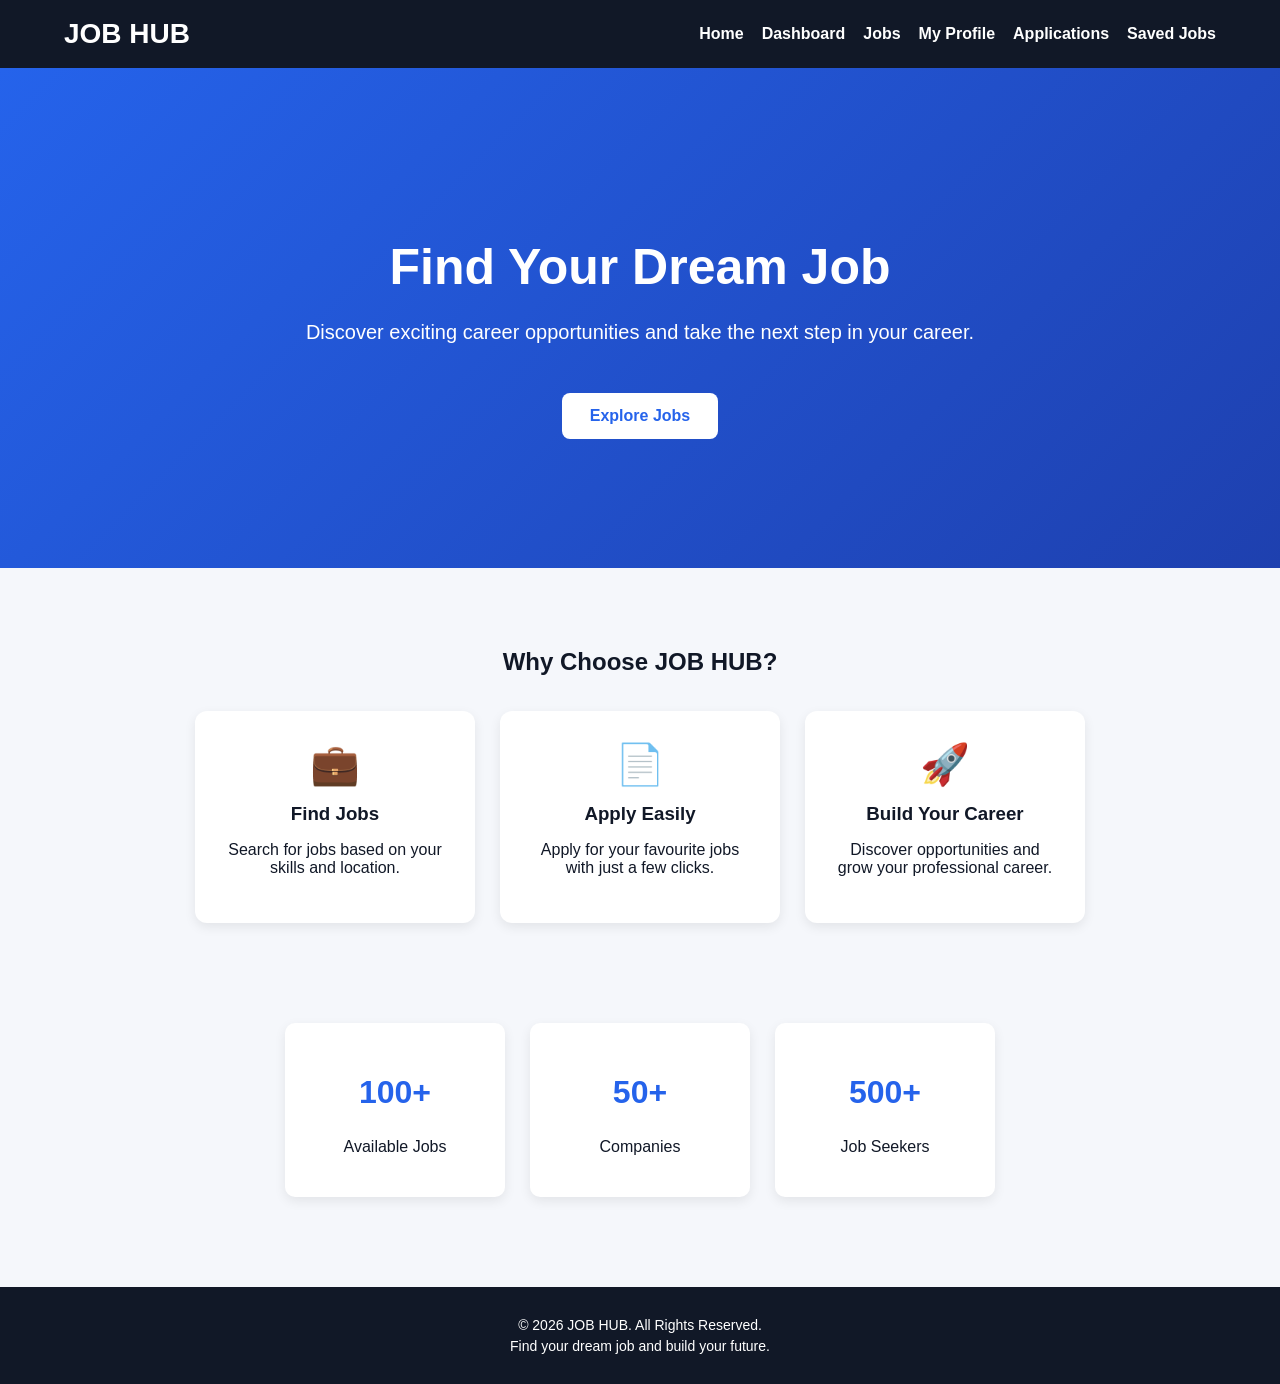
<file: index.html>
<!DOCTYPE html>
<html lang="en">

<head>

    <meta charset="UTF-8">

    <meta name="viewport"
          content="width=device-width, initial-scale=1.0">

    <title>JOB HUB - Find Your Dream Job</title>

    <link rel="stylesheet"
          href="style.css">

</head>

<body>

    <!-- Header -->

    <header>

        <h1>JOB HUB</h1>

        <nav>

            <a href="index.html">Home</a>
            <a href="dashboard.html">Dashboard</a>
            <a href="jobs.html">Jobs</a>
            <a href="profile.html">My Profile</a>
            <a href="applications.html">Applications</a>
            <a href="saved-jobs.html">Saved Jobs</a>

        </nav>

    </header>


    <!-- Hero -->

    <section class="hero">

        <div class="hero-content">

            <h2>Find Your Dream Job</h2>

            <p>
                Discover exciting career opportunities
                and take the next step in your career.
            </p>

            <a href="jobs.html"
               class="hero-button">
                Explore Jobs
            </a>

        </div>

    </section>


    <!-- Features -->

    <section class="features">

        <h2>Why Choose JOB HUB?</h2>

        <div class="feature-container">

            <div class="feature-card">

                <div class="feature-icon">
                    💼
                </div>

                <h3>Find Jobs</h3>

                <p>
                    Search for jobs based on your
                    skills and location.
                </p>

            </div>


            <div class="feature-card">

                <div class="feature-icon">
                    📄
                </div>

                <h3>Apply Easily</h3>

                <p>
                    Apply for your favourite jobs
                    with just a few clicks.
                </p>

            </div>


            <div class="feature-card">

                <div class="feature-icon">
                    🚀
                </div>

                <h3>Build Your Career</h3>

                <p>
                    Discover opportunities and
                    grow your professional career.
                </p>

            </div>

        </div>

    </section>


    <!-- Statistics -->

    <section class="stats">

        <div class="stat-card">

            <h2>100+</h2>

            <p>Available Jobs</p>

        </div>


        <div class="stat-card">

            <h2>50+</h2>

            <p>Companies</p>

        </div>


        <div class="stat-card">

            <h2>500+</h2>

            <p>Job Seekers</p>

        </div>

    </section>


    <!-- Footer -->

    <footer>

        <p>
            © 2026 JOB HUB. All Rights Reserved.
        </p>

        <p>
            Find your dream job and build your future.
        </p>

    </footer>


    <script src="script.js"></script>

</body>

</html>
</file>
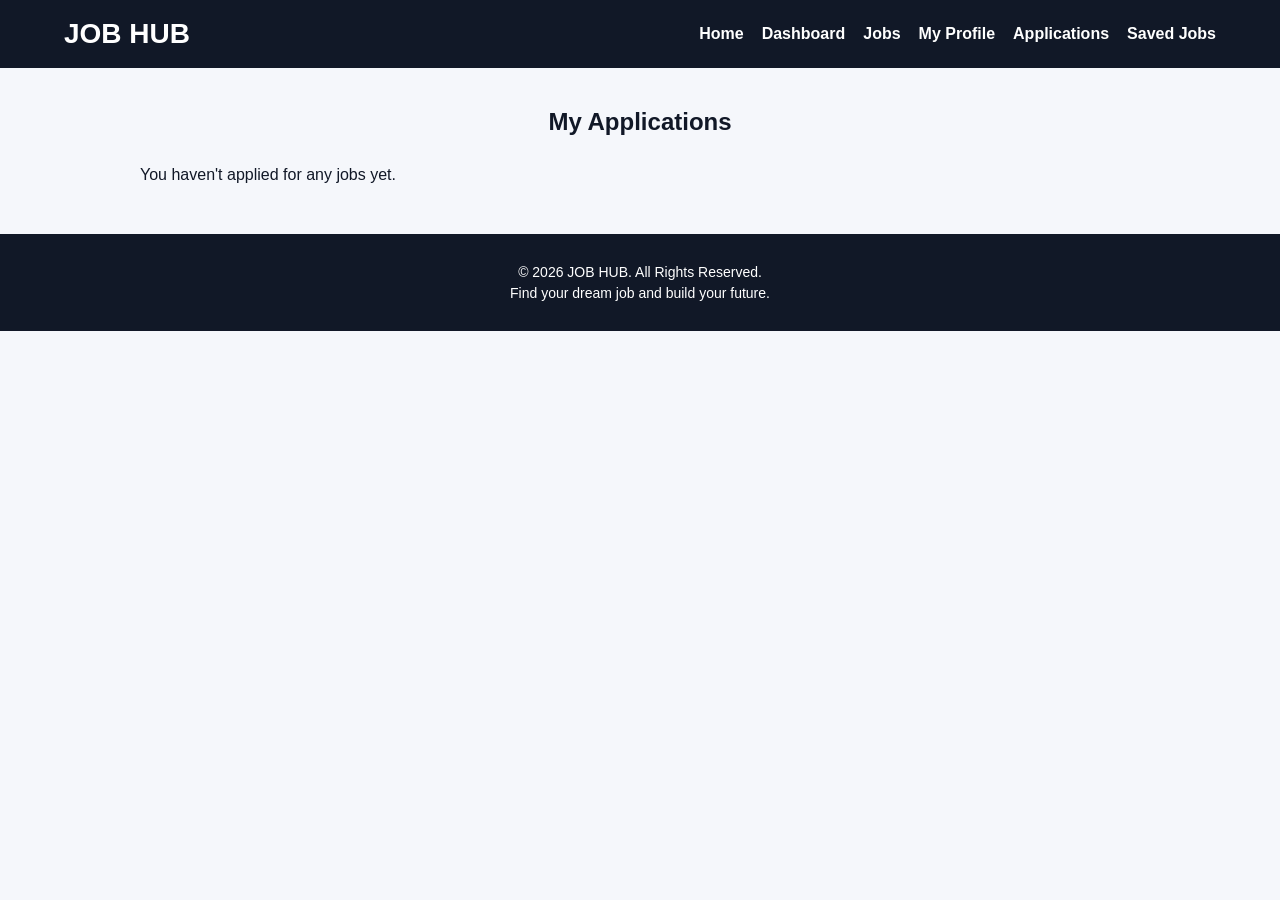
<file: applications.html>
<!DOCTYPE html>
<html lang="en">

<head>

    <meta charset="UTF-8">

    <meta name="viewport"
          content="width=device-width, initial-scale=1.0">

    <title>JOB HUB - Applications</title>

    <link rel="stylesheet"
          href="style.css">

</head>

<body>

    <!-- Header -->

    <header>

        <h1>JOB HUB</h1>

        <nav>

            <a href="index.html">Home</a>
            <a href="dashboard.html">Dashboard</a>
            <a href="jobs.html">Jobs</a>
            <a href="profile.html">My Profile</a>
            <a href="applications.html">Applications</a>
            <a href="saved-jobs.html">Saved Jobs</a>

        </nav>

    </header>


    <!-- Applications -->

    <main>

        <section class="applications-section">

            <h2>My Applications</h2>

            <div id="applicationsList">

                <!-- Applications appear here -->

            </div>

        </section>

    </main>


    <!-- Footer -->

    <footer>

        <p>
            © 2026 JOB HUB. All Rights Reserved.
        </p>

        <p>
            Find your dream job and build your future.
        </p>

    </footer>


    <script src="script.js"></script>

</body>

</html>
</file>
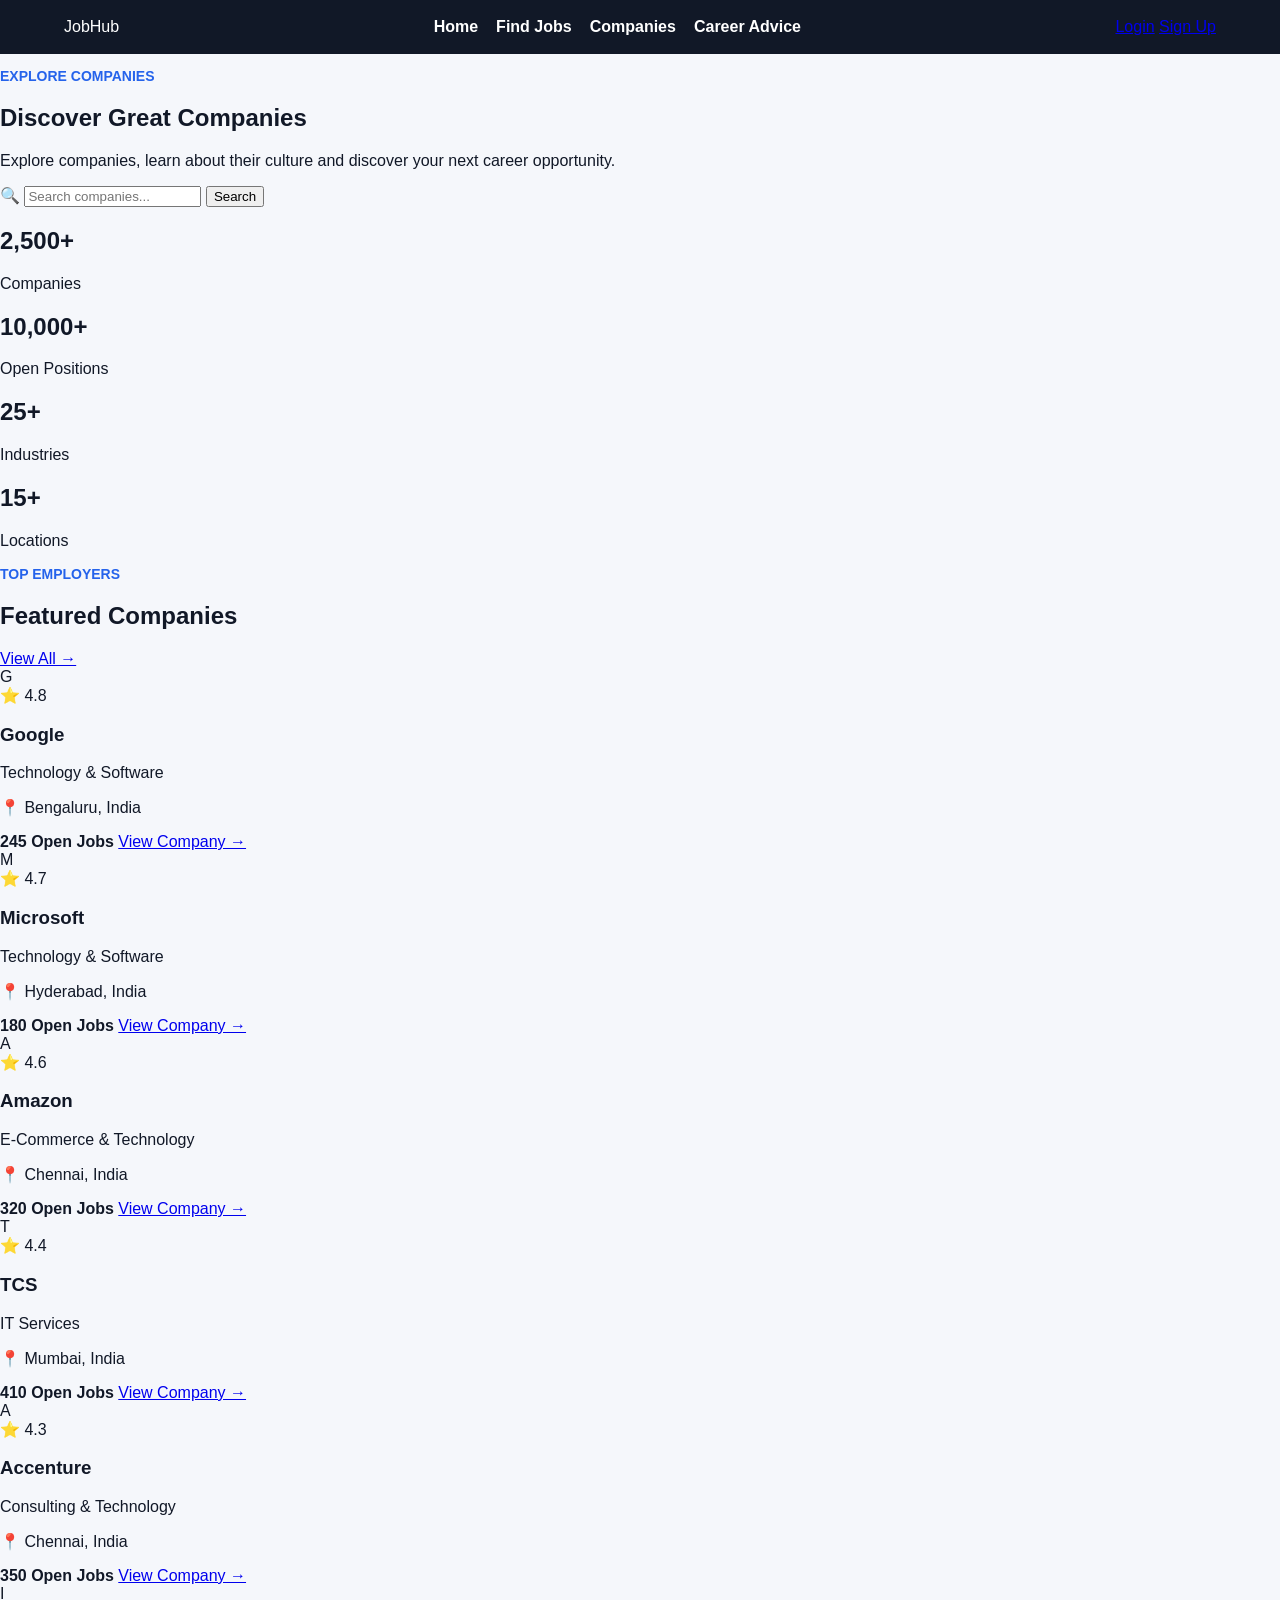
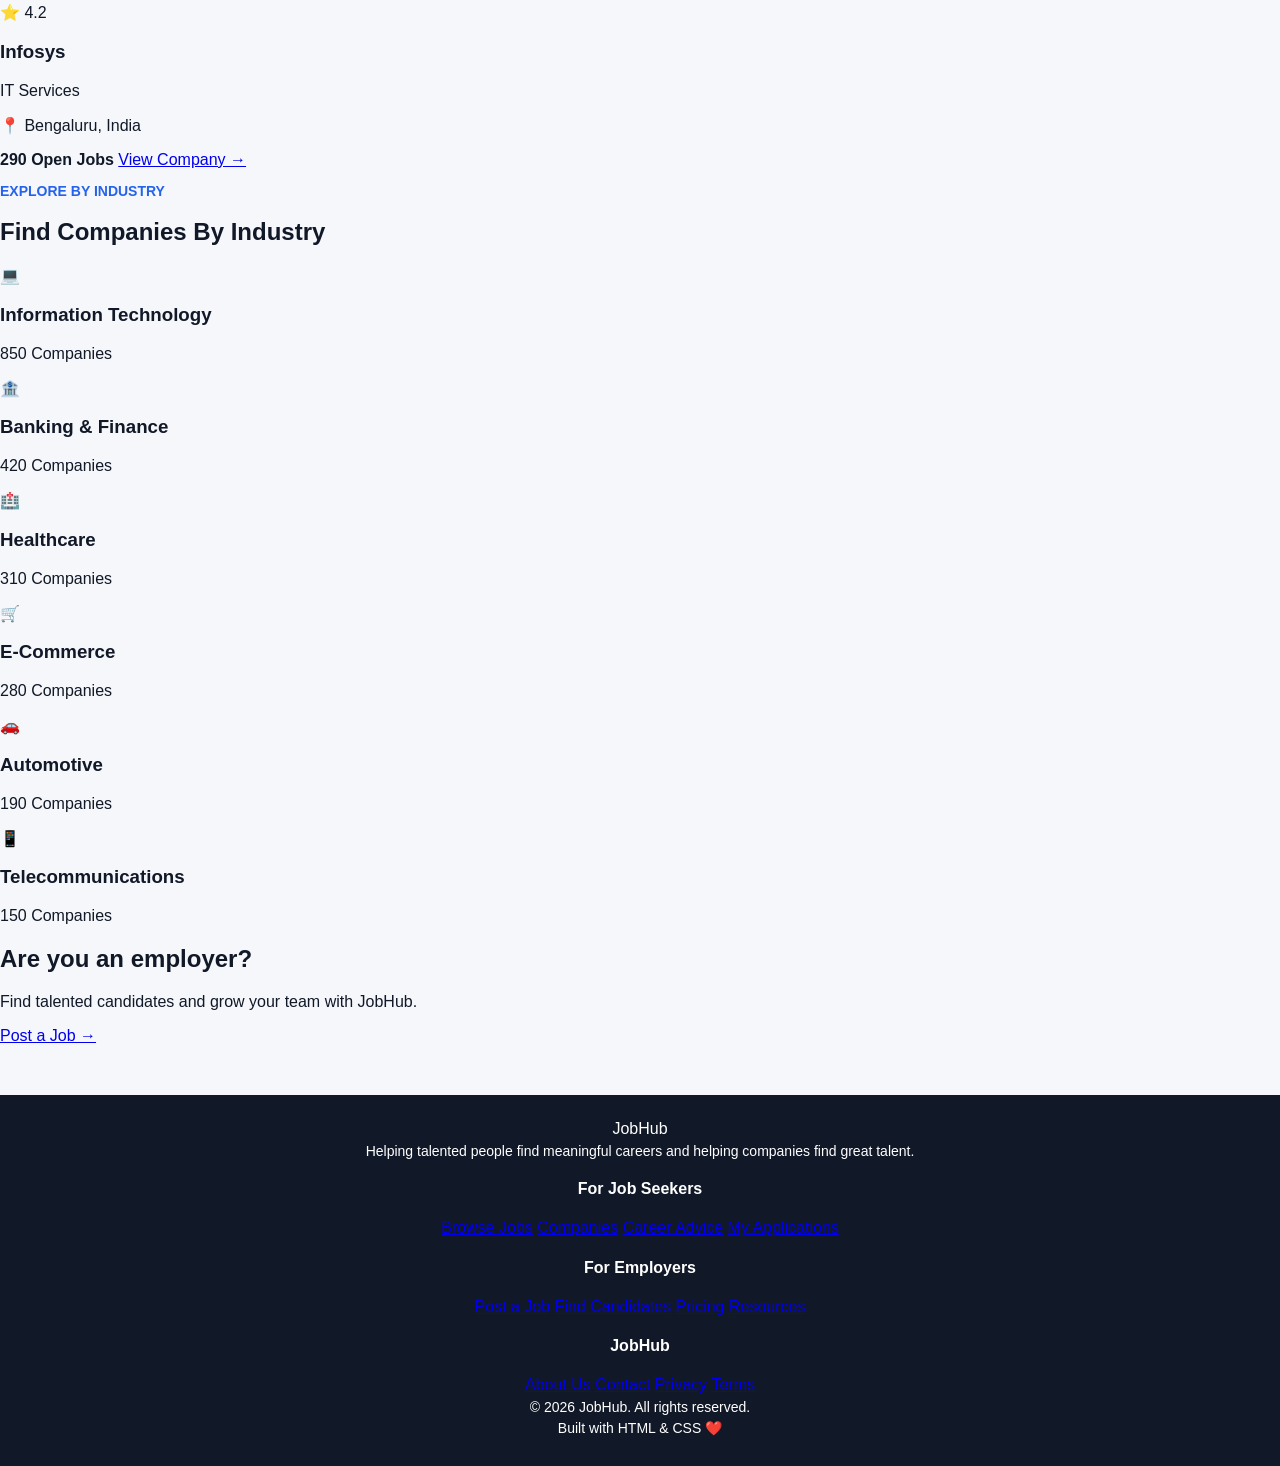
<file: companies.html>
<!DOCTYPE html>
<html lang="en">
<head>
    <meta charset="UTF-8">
    <meta name="viewport" content="width=device-width, initial-scale=1.0">

    <title>JobHub | Companies</title>

    <link rel="stylesheet" href="style.css">

    <link rel="preconnect" href="https://fonts.googleapis.com">
    <link rel="preconnect" href="https://fonts.gstatic.com" crossorigin>
    <link href="https://fonts.googleapis.com/css2?family=Inter:wght@400;500;600;700;800&display=swap" rel="stylesheet">
</head>

<body>

<!-- NAVBAR -->

<header class="navbar">

    <div class="logo">
        Job<span>Hub</span>
    </div>

    <nav>
        <a href="index.html">Home</a>
        <a href="jobs.html">Find Jobs</a>
        <a href="companies.html" class="active">Companies</a>
        <a href="#">Career Advice</a>
    </nav>

    <div class="nav-buttons">
        <a href="#" class="login">Login</a>
        <a href="#" class="signup">Sign Up</a>
    </div>

</header>


<!-- HERO -->

<section class="companies-hero">

    <div class="companies-hero-content">

        <p class="small-title">EXPLORE COMPANIES</p>

        <h1>Discover Great Companies</h1>

        <p>
            Explore companies, learn about their culture and
            discover your next career opportunity.
        </p>

        <div class="company-search">

            <span>🔍</span>

            <input
                type="text"
                placeholder="Search companies..."
            >

            <button>Search</button>

        </div>

    </div>

</section>


<!-- COMPANY STATS -->

<section class="company-stats">

    <div>
        <h2>2,500+</h2>
        <p>Companies</p>
    </div>

    <div>
        <h2>10,000+</h2>
        <p>Open Positions</p>
    </div>

    <div>
        <h2>25+</h2>
        <p>Industries</p>
    </div>

    <div>
        <h2>15+</h2>
        <p>Locations</p>
    </div>

</section>


<!-- FEATURED COMPANIES -->

<section class="companies-section">

    <div class="section-heading">

        <div>

            <p class="small-title">
                TOP EMPLOYERS
            </p>

            <h2>
                Featured Companies
            </h2>

        </div>

        <a href="#">
            View All →
        </a>

    </div>


    <div class="companies-grid">


        <!-- GOOGLE -->

        <div class="company-card">

            <div class="company-card-top">

                <div class="large-company-logo">
                    G
                </div>

                <span class="rating">
                    ⭐ 4.8
                </span>

            </div>

            <h3>Google</h3>

            <p class="industry">
                Technology & Software
            </p>

            <p class="company-location">
                📍 Bengaluru, India
            </p>

            <div class="company-bottom">

                <strong>245 Open Jobs</strong>

                <a href="#">
                    View Company →
                </a>

            </div>

        </div>


        <!-- MICROSOFT -->

        <div class="company-card">

            <div class="company-card-top">

                <div class="large-company-logo">
                    M
                </div>

                <span class="rating">
                    ⭐ 4.7
                </span>

            </div>

            <h3>Microsoft</h3>

            <p class="industry">
                Technology & Software
            </p>

            <p class="company-location">
                📍 Hyderabad, India
            </p>

            <div class="company-bottom">

                <strong>180 Open Jobs</strong>

                <a href="#">
                    View Company →
                </a>

            </div>

        </div>


        <!-- AMAZON -->

        <div class="company-card">

            <div class="company-card-top">

                <div class="large-company-logo">
                    A
                </div>

                <span class="rating">
                    ⭐ 4.6
                </span>

            </div>

            <h3>Amazon</h3>

            <p class="industry">
                E-Commerce & Technology
            </p>

            <p class="company-location">
                📍 Chennai, India
            </p>

            <div class="company-bottom">

                <strong>320 Open Jobs</strong>

                <a href="#">
                    View Company →
                </a>

            </div>

        </div>


        <!-- TCS -->

        <div class="company-card">

            <div class="company-card-top">

                <div class="large-company-logo">
                    T
                </div>

                <span class="rating">
                    ⭐ 4.4
                </span>

            </div>

            <h3>TCS</h3>

            <p class="industry">
                IT Services
            </p>

            <p class="company-location">
                📍 Mumbai, India
            </p>

            <div class="company-bottom">

                <strong>410 Open Jobs</strong>

                <a href="#">
                    View Company →
                </a>

            </div>

        </div>


        <!-- ACCENTURE -->

        <div class="company-card">

            <div class="company-card-top">

                <div class="large-company-logo">
                    A
                </div>

                <span class="rating">
                    ⭐ 4.3
                </span>

            </div>

            <h3>Accenture</h3>

            <p class="industry">
                Consulting & Technology
            </p>

            <p class="company-location">
                📍 Chennai, India
            </p>

            <div class="company-bottom">

                <strong>350 Open Jobs</strong>

                <a href="#">
                    View Company →
                </a>

            </div>

        </div>


        <!-- INFOSYS -->

        <div class="company-card">

            <div class="company-card-top">

                <div class="large-company-logo">
                    I
                </div>

                <span class="rating">
                    ⭐ 4.2
                </span>

            </div>

            <h3>Infosys</h3>

            <p class="industry">
                IT Services
            </p>

            <p class="company-location">
                📍 Bengaluru, India
            </p>

            <div class="company-bottom">

                <strong>290 Open Jobs</strong>

                <a href="#">
                    View Company →
                </a>

            </div>

        </div>

    </div>

</section>


<!-- INDUSTRIES -->

<section class="industries">

    <div class="section-heading">

        <div>

            <p class="small-title">
                EXPLORE BY INDUSTRY
            </p>

            <h2>
                Find Companies By Industry
            </h2>

        </div>

    </div>


    <div class="industry-grid">

        <div class="industry-card">
            <span>💻</span>
            <h3>Information Technology</h3>
            <p>850 Companies</p>
        </div>

        <div class="industry-card">
            <span>🏦</span>
            <h3>Banking & Finance</h3>
            <p>420 Companies</p>
        </div>

        <div class="industry-card">
            <span>🏥</span>
            <h3>Healthcare</h3>
            <p>310 Companies</p>
        </div>

        <div class="industry-card">
            <span>🛒</span>
            <h3>E-Commerce</h3>
            <p>280 Companies</p>
        </div>

        <div class="industry-card">
            <span>🚗</span>
            <h3>Automotive</h3>
            <p>190 Companies</p>
        </div>

        <div class="industry-card">
            <span>📱</span>
            <h3>Telecommunications</h3>
            <p>150 Companies</p>
        </div>

    </div>

</section>


<!-- CTA -->

<section class="companies-cta">

    <div>

        <h2>Are you an employer?</h2>

        <p>
            Find talented candidates and grow your team with JobHub.
        </p>

    </div>

    <a href="#">
        Post a Job →
    </a>

</section>


<!-- FOOTER -->

<footer>

    <div class="footer-main">

        <div class="footer-brand">

            <div class="logo">
                Job<span>Hub</span>
            </div>

            <p>
                Helping talented people find meaningful careers
                and helping companies find great talent.
            </p>

        </div>

        <div>

            <h4>For Job Seekers</h4>

            <a href="jobs.html">Browse Jobs</a>
            <a href="companies.html">Companies</a>
            <a href="#">Career Advice</a>
            <a href="#">My Applications</a>

        </div>

        <div>

            <h4>For Employers</h4>

            <a href="#">Post a Job</a>
            <a href="#">Find Candidates</a>
            <a href="#">Pricing</a>
            <a href="#">Resources</a>

        </div>

        <div>

            <h4>JobHub</h4>

            <a href="#">About Us</a>
            <a href="#">Contact</a>
            <a href="#">Privacy</a>
            <a href="#">Terms</a>

        </div>

    </div>


    <div class="footer-bottom">

        <p>
            © 2026 JobHub. All rights reserved.
        </p>

        <p>
            Built with HTML & CSS ❤️
        </p>

    </div>

</footer>
<script src="script.js"></script>


</body>
</html>
</file>
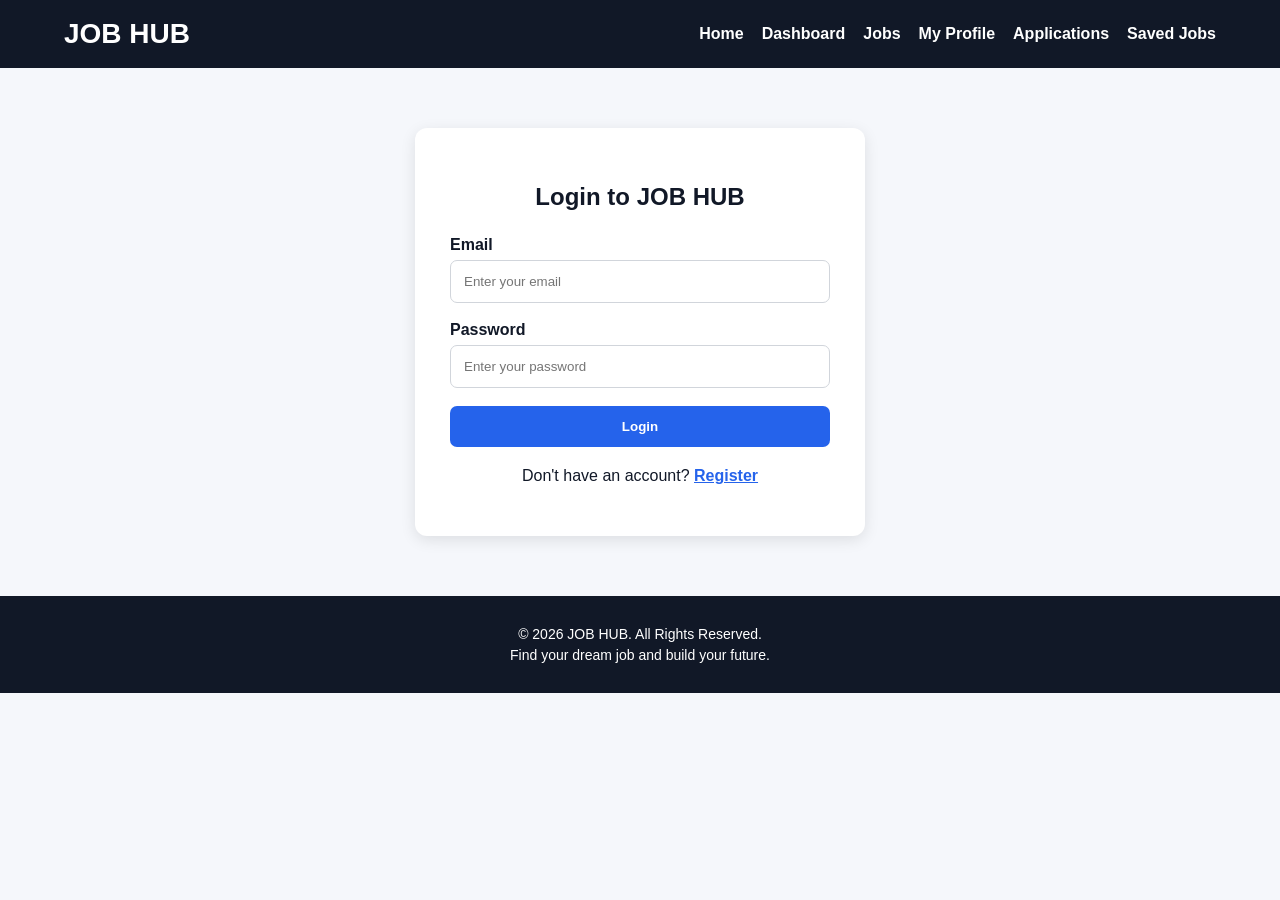
<file: dashboard.html>
<!DOCTYPE html>
<html lang="en">

<head>

    <meta charset="UTF-8">

    <meta name="viewport"
          content="width=device-width, initial-scale=1.0">

    <title>JOB HUB - Dashboard</title>

    <link rel="stylesheet"
          href="style.css">

</head>

<body>

    <script>

        if (localStorage.getItem("loggedIn") !== "true") {

            window.location.href = "login.html";

        }

    </script>


    <!-- Header -->

    <header>

        <h1>JOB HUB</h1>

        <nav>

            <a href="index.html">Home</a>
            <a href="dashboard.html">Dashboard</a>
            <a href="jobs.html">Jobs</a>
            <a href="profile.html">My Profile</a>
            <a href="applications.html">Applications</a>
            <a href="saved-jobs.html">Saved Jobs</a>

        </nav>

    </header>


    <!-- Dashboard -->

    <main>

        <section class="dashboard">

            <h2>Welcome to Your Dashboard</h2>

            <div class="dashboard-cards">


                <div class="dashboard-card">

                    <div class="dashboard-icon">
                        💼
                    </div>

                    <h3>Available Jobs</h3>

                    <p>100+</p>

                    <a href="jobs.html">
                        Explore Jobs
                    </a>

                </div>


                <div class="dashboard-card">

                    <div class="dashboard-icon">
                        📄
                    </div>

                    <h3>Applications</h3>

                    <p id="applicationCount">0</p>

                    <a href="applications.html">
                        View Applications
                    </a>

                </div>


                <div class="dashboard-card">

                    <div class="dashboard-icon">
                        ⭐
                    </div>

                    <h3>Shortlisted</h3>

                    <p>0</p>

                    <a href="applications.html">
                        Check Status
                    </a>

                </div>

            </div>


            <!-- Recent Jobs -->

            <div class="recent-jobs">

                <h2>Recent Job Opportunities</h2>

                <div class="job-list">


                    <div class="job-card">

                        <h3>Frontend Developer</h3>

                        <p>
                            ABC Technologies
                        </p>

                        <p>
                            📍 Chennai
                        </p>

                        <p>
                            💰 ₹4 - ₹6 LPA
                        </p>

                        <button
                            onclick="viewJob('Frontend Developer')">

                            View Job

                        </button>

                    </div>


                    <div class="job-card">

                        <h3>Java Developer</h3>

                        <p>
                            XYZ Solutions
                        </p>

                        <p>
                            📍 Bangalore
                        </p>

                        <p>
                            💰 ₹5 - ₹8 LPA
                        </p>

                        <button
                            onclick="viewJob('Java Developer')">

                            View Job

                        </button>

                    </div>


                    <div class="job-card">

                        <h3>Python Developer</h3>

                        <p>
                            Tech Innovations
                        </p>

                        <p>
                            📍 Hyderabad
                        </p>

                        <p>
                            💰 ₹4 - ₹7 LPA
                        </p>

                        <button
                            onclick="viewJob('Python Developer')">

                            View Job

                        </button>

                    </div>

                </div>

            </div>

        </section>

    </main>


    <!-- Footer -->

    <footer>

        <p>
            © 2026 JOB HUB. All Rights Reserved.
        </p>

        <p>
            Find your dream job and build your future.
        </p>

    </footer>


    <script src="script.js"></script>

</body>

</html>
</file>
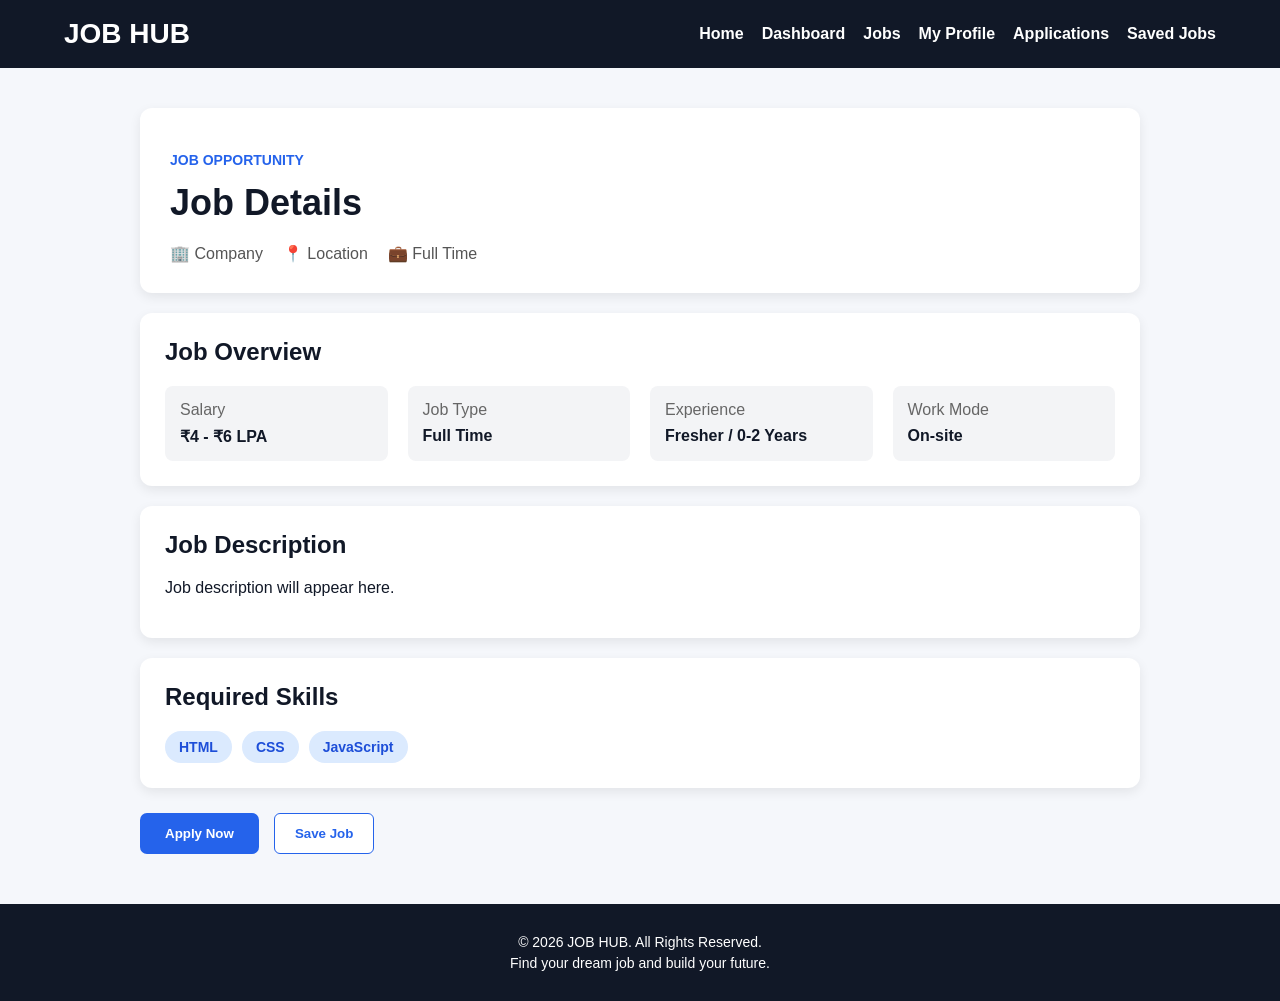
<file: job-details.html>
<!DOCTYPE html>
<html lang="en">

<head>

    <meta charset="UTF-8">

    <meta name="viewport"
          content="width=device-width, initial-scale=1.0">

    <title>JOB HUB - Job Details</title>

    <link rel="stylesheet"
          href="style.css">

</head>

<body>

    <!-- Header -->

    <header>

        <h1>JOB HUB</h1>

        <nav>

            <a href="index.html">Home</a>
            <a href="dashboard.html">Dashboard</a>
            <a href="jobs.html">Jobs</a>
            <a href="profile.html">My Profile</a>
            <a href="applications.html">Applications</a>
            <a href="saved-jobs.html">Saved Jobs</a>

        </nav>

    </header>


    <!-- Job Details -->

    <main>

        <section class="job-details-container">


            <div class="detail-title">

                <p class="small-title">
                    JOB OPPORTUNITY
                </p>

                <h1>Job Details</h1>

                <div class="detail-meta">

                    <span>🏢 Company</span>

                    <span>📍 Location</span>

                    <span>💼 Full Time</span>

                </div>

            </div>


            <!-- Overview -->

            <div class="detail-section">

                <h2>Job Overview</h2>


                <div class="overview-grid">

                    <div>

                        <span>Salary</span>

                        <strong>₹4 - ₹6 LPA</strong>

                    </div>


                    <div>

                        <span>Job Type</span>

                        <strong>Full Time</strong>

                    </div>


                    <div>

                        <span>Experience</span>

                        <strong>Fresher / 0-2 Years</strong>

                    </div>


                    <div>

                        <span>Work Mode</span>

                        <strong>On-site</strong>

                    </div>

                </div>

            </div>


            <!-- Description -->

            <div class="detail-section">

                <h2>Job Description</h2>

                <p>
                    Job description will appear here.
                </p>

            </div>


            <!-- Skills -->

            <div class="detail-section">

                <h2>Required Skills</h2>

                <div class="skill-list">

                    <span>HTML</span>
                    <span>CSS</span>
                    <span>JavaScript</span>

                </div>

            </div>


            <!-- Actions -->

            <div class="detail-actions">

                <button
                    class="apply-button"
                    onclick="applyJob(localStorage.getItem('selectedJob'))">

                    Apply Now

                </button>


                <button
                    class="save-job"
                    onclick="saveJob()">

                    Save Job

                </button>

            </div>


        </section>

    </main>


    <!-- Footer -->

    <footer>

        <p>
            © 2026 JOB HUB. All Rights Reserved.
        </p>

        <p>
            Find your dream job and build your future.
        </p>

    </footer>


    <script src="script.js"></script>

</body>

</html>
</file>
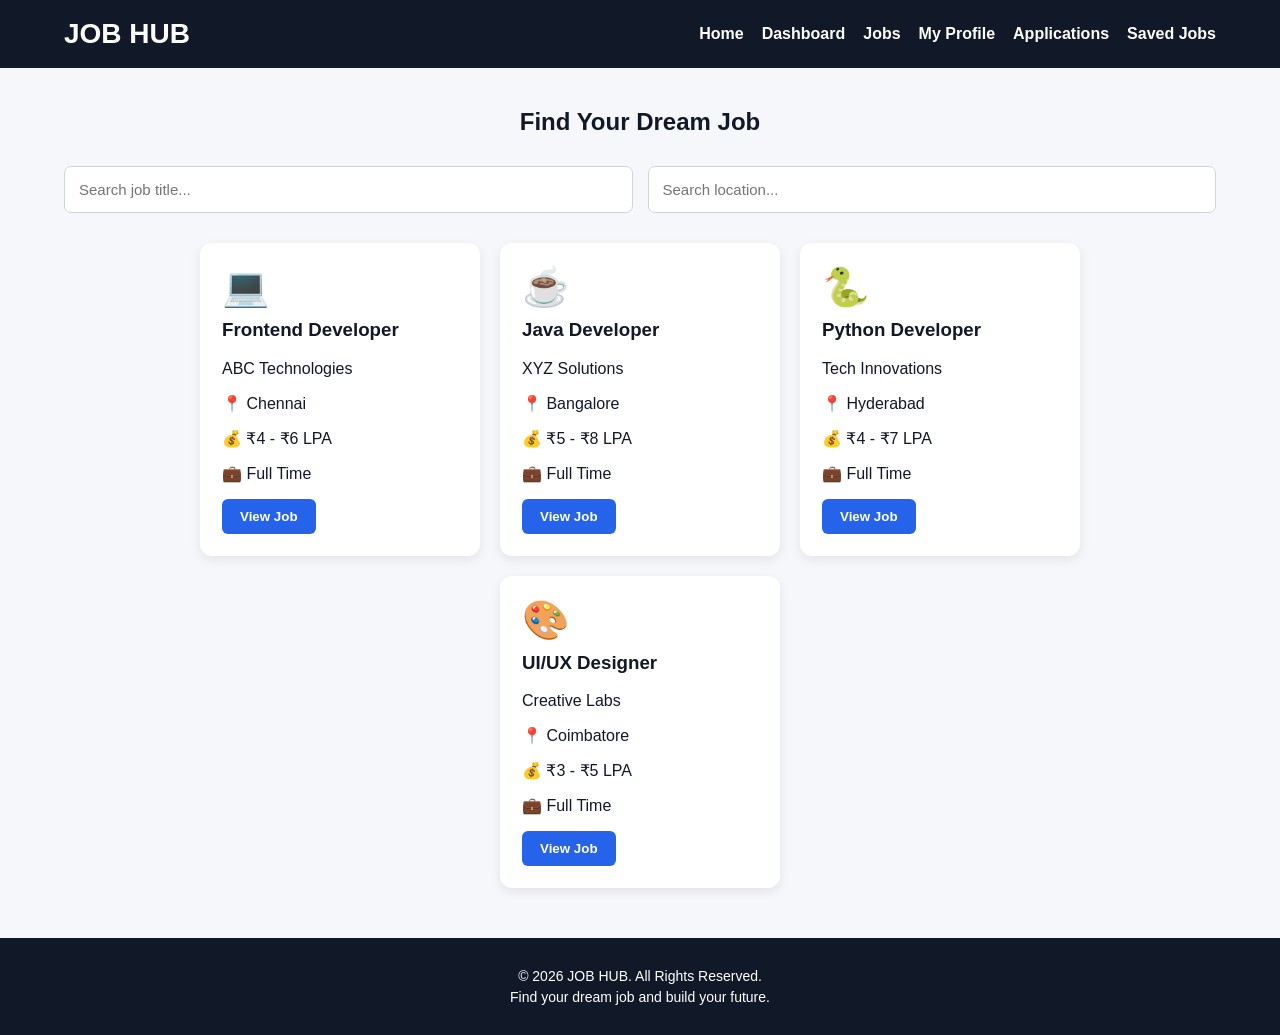
<file: jobs.html>
<!DOCTYPE html>
<html lang="en">

<head>

    <meta charset="UTF-8">

    <meta name="viewport"
          content="width=device-width, initial-scale=1.0">

    <title>JOB HUB - Jobs</title>

    <link rel="stylesheet"
          href="style.css">

</head>

<body>

    <!-- Header -->

    <header>

        <h1>JOB HUB</h1>

        <nav>

            <a href="index.html">Home</a>
            <a href="dashboard.html">Dashboard</a>
            <a href="jobs.html">Jobs</a>
            <a href="profile.html">My Profile</a>
            <a href="applications.html">Applications</a>
            <a href="saved-jobs.html">Saved Jobs</a>

        </nav>

    </header>


    <!-- Jobs -->

    <main>

        <section class="jobs-section">

            <h2>Find Your Dream Job</h2>


            <!-- Search -->

            <div class="search-container">

                <input
                    type="text"
                    id="jobSearch"
                    placeholder="Search job title..."
                    onkeyup="searchJobs()">


                <input
                    type="text"
                    id="locationSearch"
                    placeholder="Search location..."
                    onkeyup="searchJobs()">

            </div>


            <!-- Job List -->

            <div class="job-list">


                <div class="job-card">

                    <div class="job-icon">
                        💻
                    </div>

                    <h3>Frontend Developer</h3>

                    <p>
                        ABC Technologies
                    </p>

                    <p>
                        📍 Chennai
                    </p>

                    <p>
                        💰 ₹4 - ₹6 LPA
                    </p>

                    <p>
                        💼 Full Time
                    </p>

                    <button
                        onclick="viewJob('Frontend Developer')">

                        View Job

                    </button>

                </div>


                <div class="job-card">

                    <div class="job-icon">
                        ☕
                    </div>

                    <h3>Java Developer</h3>

                    <p>
                        XYZ Solutions
                    </p>

                    <p>
                        📍 Bangalore
                    </p>

                    <p>
                        💰 ₹5 - ₹8 LPA
                    </p>

                    <p>
                        💼 Full Time
                    </p>

                    <button
                        onclick="viewJob('Java Developer')">

                        View Job

                    </button>

                </div>


                <div class="job-card">

                    <div class="job-icon">
                        🐍
                    </div>

                    <h3>Python Developer</h3>

                    <p>
                        Tech Innovations
                    </p>

                    <p>
                        📍 Hyderabad
                    </p>

                    <p>
                        💰 ₹4 - ₹7 LPA
                    </p>

                    <p>
                        💼 Full Time
                    </p>

                    <button
                        onclick="viewJob('Python Developer')">

                        View Job

                    </button>

                </div>


                <div class="job-card">

                    <div class="job-icon">
                        🎨
                    </div>

                    <h3>UI/UX Designer</h3>

                    <p>
                        Creative Labs
                    </p>

                    <p>
                        📍 Coimbatore
                    </p>

                    <p>
                        💰 ₹3 - ₹5 LPA
                    </p>

                    <p>
                        💼 Full Time
                    </p>

                    <button
                        onclick="viewJob('UI/UX Designer')">

                        View Job

                    </button>

                </div>

            </div>

        </section>

    </main>


    <!-- Footer -->

    <footer>

        <p>
            © 2026 JOB HUB. All Rights Reserved.
        </p>

        <p>
            Find your dream job and build your future.
        </p>

    </footer>


    <script src="script.js"></script>

</body>

</html>
</file>
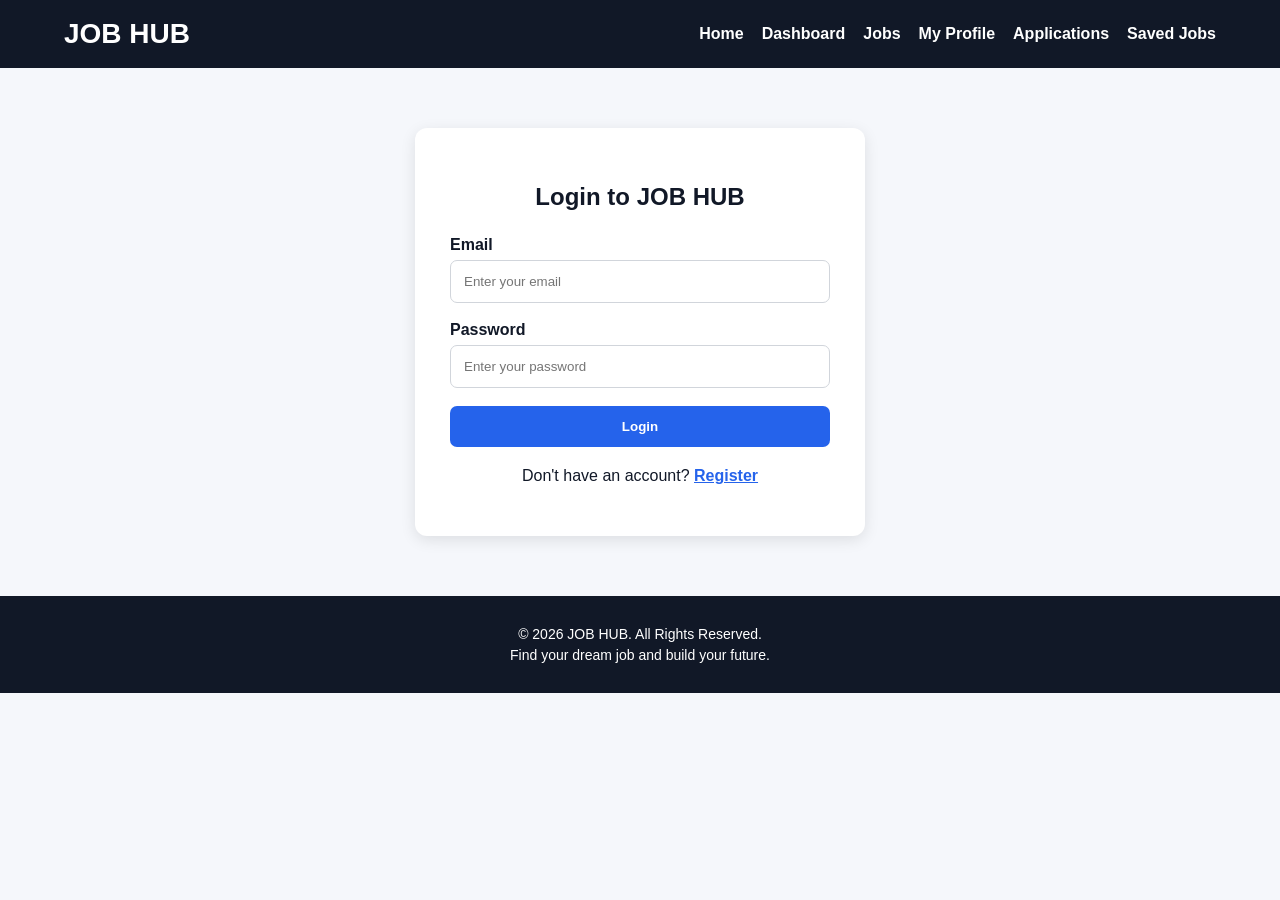
<file: login.html>
<!DOCTYPE html>
<html lang="en">

<head>

    <meta charset="UTF-8">

    <meta name="viewport"
          content="width=device-width, initial-scale=1.0">

    <title>JOB HUB - Login</title>

    <link rel="stylesheet"
          href="style.css">

</head>

<body>

    <!-- Header -->

    <header>

        <h1>JOB HUB</h1>

        <nav>

            <a href="index.html">Home</a>
            <a href="dashboard.html">Dashboard</a>
            <a href="jobs.html">Jobs</a>
            <a href="profile.html">My Profile</a>
            <a href="applications.html">Applications</a>
            <a href="saved-jobs.html">Saved Jobs</a>

        </nav>

    </header>


    <!-- Login -->

    <main>

        <section class="login-container">

            <h2>Login to JOB HUB</h2>

            <form onsubmit="loginUser(event)">

                <label>
                    Email
                </label>

                <input
                    type="email"
                    id="loginEmail"
                    placeholder="Enter your email"
                    required>


                <label>
                    Password
                </label>

                <input
                    type="password"
                    id="loginPassword"
                    placeholder="Enter your password"
                    required>


                <button type="submit">
                    Login
                </button>

            </form>


            <p>
                Don't have an account?
                <a href="register.html">
                    Register
                </a>
            </p>

        </section>

    </main>


    <!-- Footer -->

    <footer>

        <p>
            © 2026 JOB HUB. All Rights Reserved.
        </p>

        <p>
            Find your dream job and build your future.
        </p>

    </footer>


    <script src="script.js"></script>

</body>

</html>
</file>
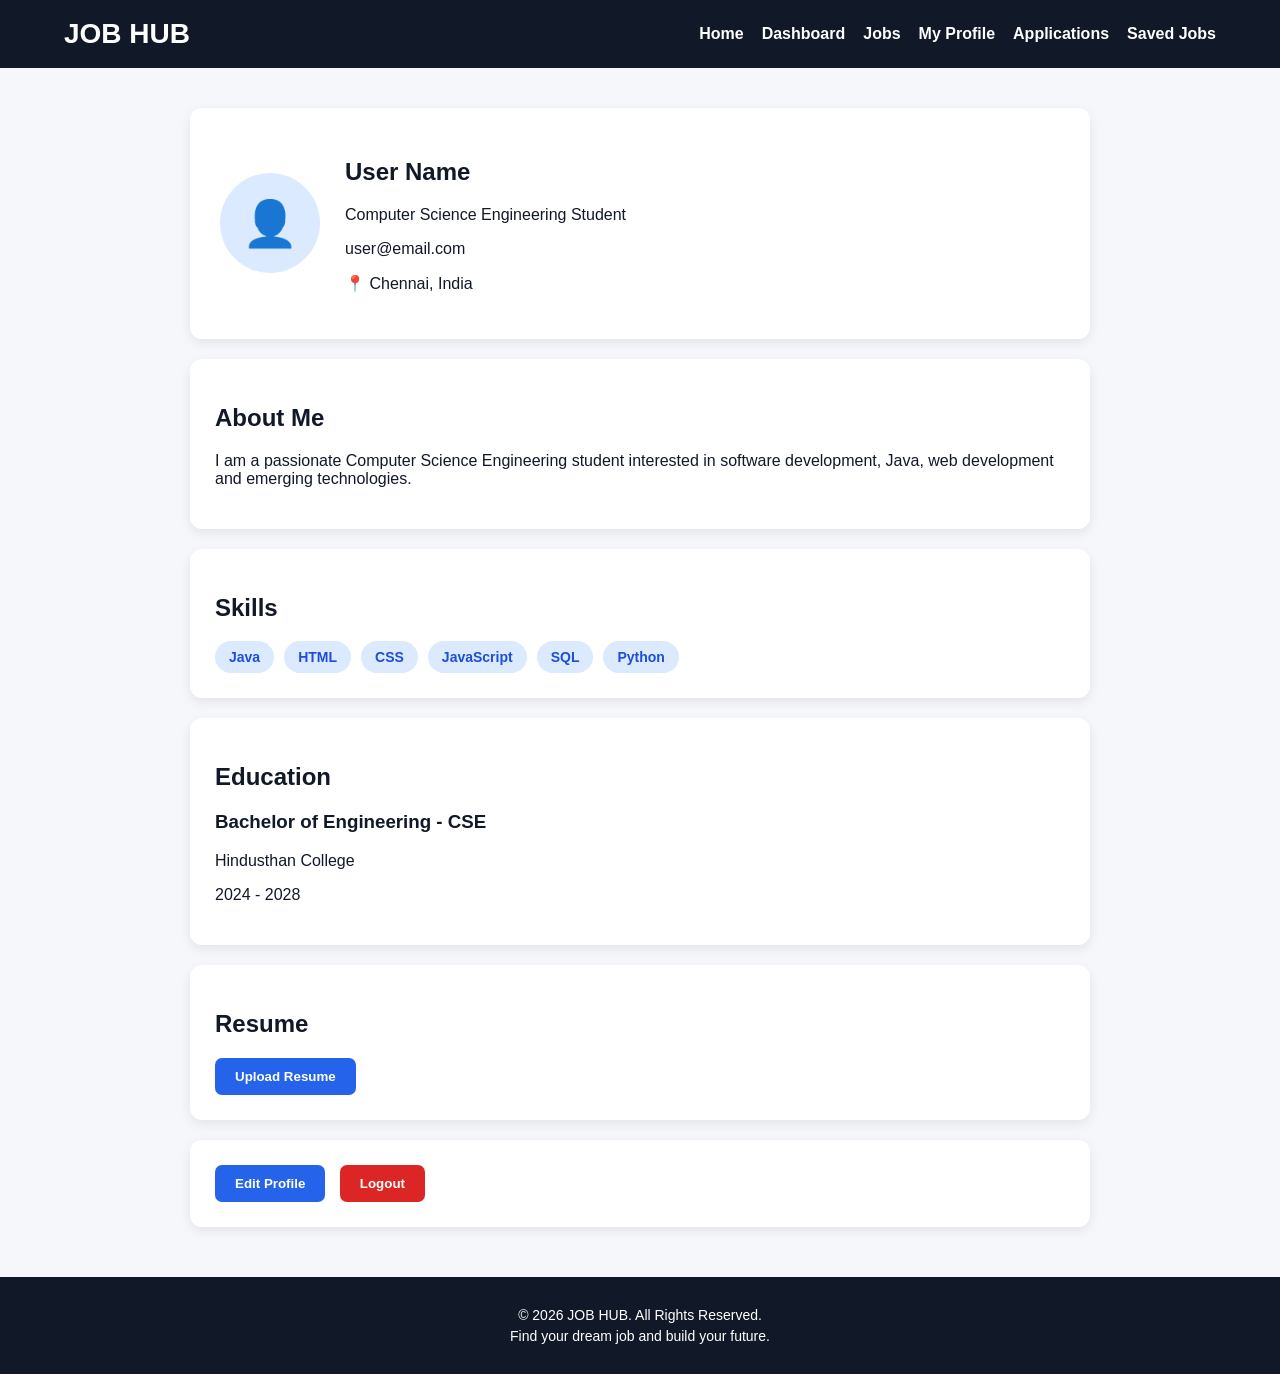
<file: profile.html>
<!DOCTYPE html>
<html lang="en">

<head>

    <meta charset="UTF-8">

    <meta name="viewport"
          content="width=device-width, initial-scale=1.0">

    <title>JOB HUB - Profile</title>

    <link rel="stylesheet"
          href="style.css">

</head>

<body>

    <!-- Header -->

    <header>

        <h1>JOB HUB</h1>

        <nav>

            <a href="index.html">Home</a>
            <a href="dashboard.html">Dashboard</a>
            <a href="jobs.html">Jobs</a>
            <a href="profile.html">My Profile</a>
            <a href="applications.html">Applications</a>
            <a href="saved-jobs.html">Saved Jobs</a>

        </nav>

    </header>


    <!-- Profile -->

    <main>

        <section class="profile-container">


            <div class="profile-header">

                <div class="profile-image">
                    👤
                </div>

                <div>

                    <h2 id="profileName">
                        Alan
                    </h2>

                    <p>
                        Computer Science Engineering Student
                    </p>

                    <p id="profileEmail">
                        alan@gmail.com
                    </p>

                    <p>
                        📍 Chennai, India
                    </p>

                </div>

            </div>


            <!-- About -->

            <div class="profile-section">

                <h2>About Me</h2>

                <p id="profileAbout">

                    I am a passionate Computer Science
                    Engineering student interested in
                    software development, Java, web
                    development and emerging technologies.

                </p>

            </div>


            <!-- Skills -->

            <div class="profile-section">

                <h2>Skills</h2>

                <div class="skills">

                    <span>Java</span>
                    <span>HTML</span>
                    <span>CSS</span>
                    <span>JavaScript</span>
                    <span>SQL</span>
                    <span>Python</span>

                </div>

            </div>


            <!-- Education -->

            <div class="profile-section">

                <h2>Education</h2>

                <div class="education">

                    <h3>
                        Bachelor of Engineering - CSE
                    </h3>

                    <p>
                        Hindusthan College
                    </p>

                    <p>
                        2024 - 2028
                    </p>

                </div>

            </div>


            <!-- Resume -->

            <div class="profile-section">

                <h2>Resume</h2>

                <button
                    class="resume-button">

                    Upload Resume

                </button>

            </div>


            <!-- Profile Actions -->

            <div class="profile-section">

                <button
                    class="edit-button"
                    onclick="editProfile()">

                    Edit Profile

                </button>


                <button
                    class="logout-button"
                    onclick="logoutUser()">

                    Logout

                </button>

            </div>


        </section>

    </main>


    <!-- Footer -->

    <footer>

        <p>
            © 2026 JOB HUB. All Rights Reserved.
        </p>

        <p>
            Find your dream job and build your future.
        </p>

    </footer>


    <script src="script.js"></script>

</body>

</html>
</file>
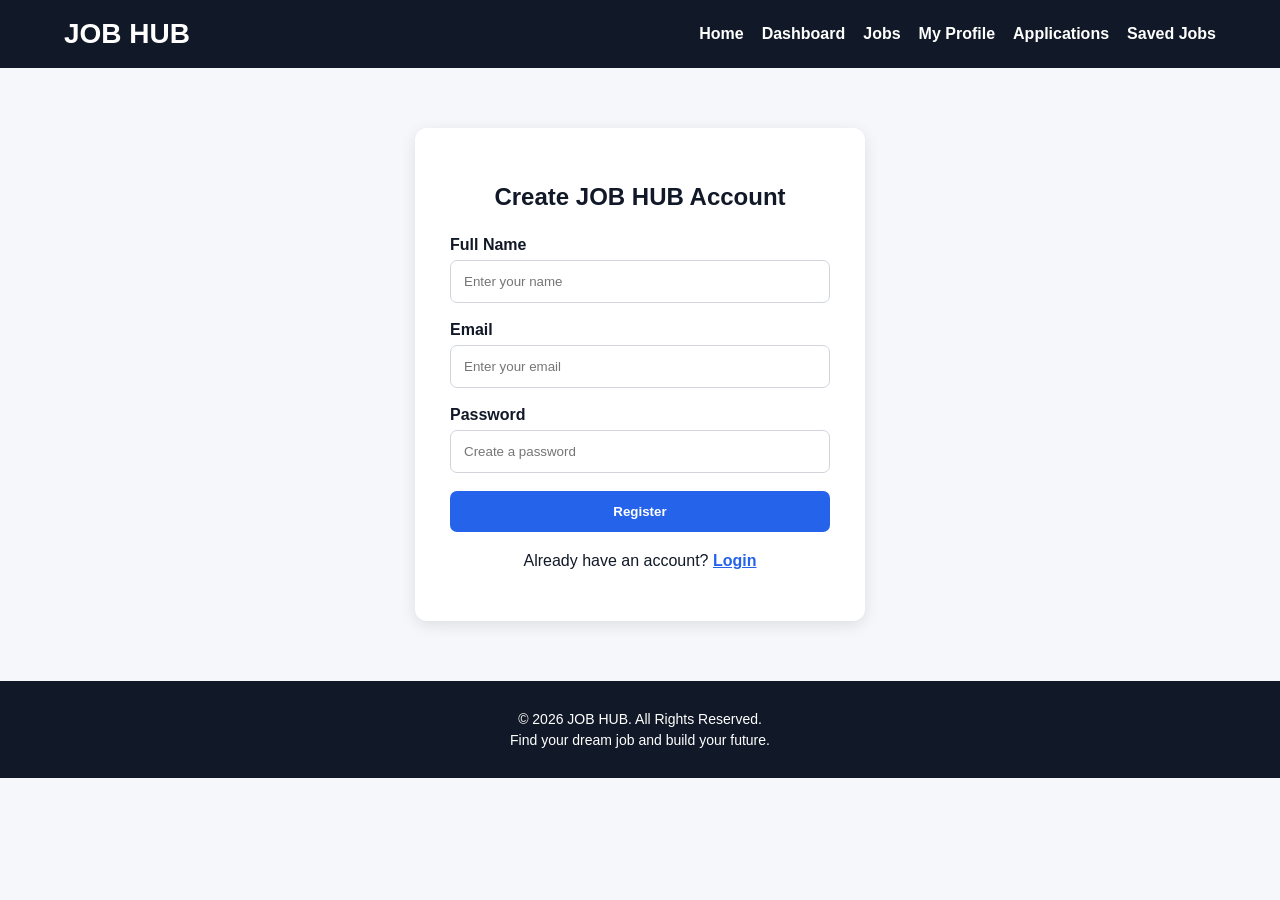
<file: register.html>
<!DOCTYPE html>
<html lang="en">

<head>

    <meta charset="UTF-8">

    <meta name="viewport"
          content="width=device-width, initial-scale=1.0">

    <title>JOB HUB - Register</title>

    <link rel="stylesheet"
          href="style.css">

</head>

<body>

    <!-- Header -->

    <header>

        <h1>JOB HUB</h1>

        <nav>

            <a href="index.html">Home</a>
            <a href="dashboard.html">Dashboard</a>
            <a href="jobs.html">Jobs</a>
            <a href="profile.html">My Profile</a>
            <a href="applications.html">Applications</a>
            <a href="saved-jobs.html">Saved Jobs</a>

        </nav>

    </header>


    <!-- Register -->

    <main>

        <section class="login-container">

            <h2>Create JOB HUB Account</h2>

            <form onsubmit="registerUser(event)">


                <label>
                    Full Name
                </label>

                <input
                    type="text"
                    id="registerName"
                    placeholder="Enter your name"
                    required>


                <label>
                    Email
                </label>

                <input
                    type="email"
                    id="registerEmail"
                    placeholder="Enter your email"
                    required>


                <label>
                    Password
                </label>

                <input
                    type="password"
                    id="registerPassword"
                    placeholder="Create a password"
                    required>


                <button type="submit">
                    Register
                </button>

            </form>


            <p>

                Already have an account?

                <a href="login.html">
                    Login
                </a>

            </p>

        </section>

    </main>


    <!-- Footer -->

    <footer>

        <p>
            © 2026 JOB HUB. All Rights Reserved.
        </p>

        <p>
            Find your dream job and build your future.
        </p>

    </footer>


    <script src="script.js"></script>

</body>

</html>
</file>
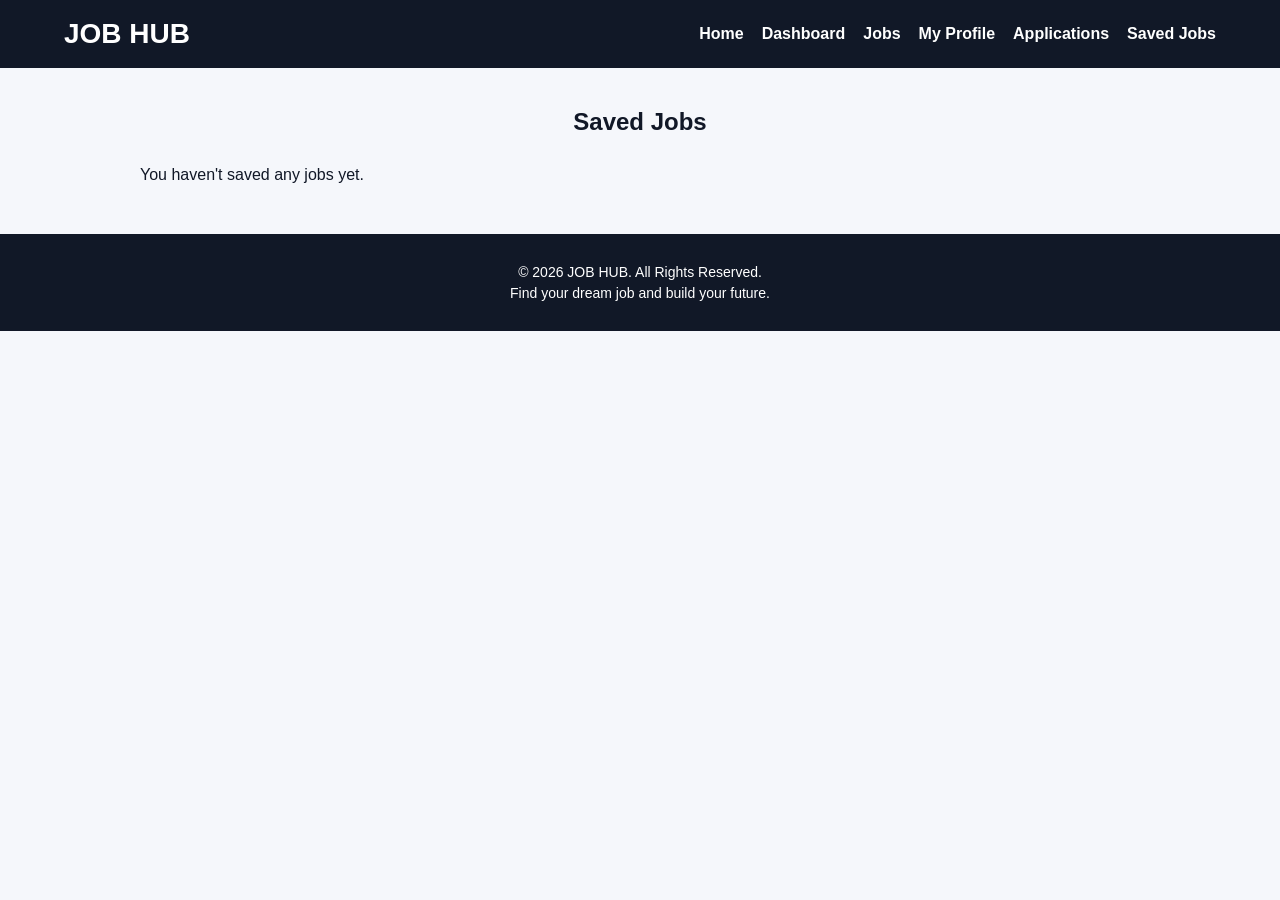
<file: saved-jobs.html>
<!DOCTYPE html>
<html lang="en">

<head>

    <meta charset="UTF-8">

    <meta name="viewport"
          content="width=device-width, initial-scale=1.0">

    <title>JOB HUB - Saved Jobs</title>

    <link rel="stylesheet"
          href="style.css">

</head>

<body>

    <!-- Header -->

    <header>

        <h1>JOB HUB</h1>

        <nav>

            <a href="index.html">Home</a>
            <a href="dashboard.html">Dashboard</a>
            <a href="jobs.html">Jobs</a>
            <a href="profile.html">My Profile</a>
            <a href="applications.html">Applications</a>
            <a href="saved-jobs.html">Saved Jobs</a>

        </nav>

    </header>


    <!-- Saved Jobs -->

    <main>

        <section class="applications-section">

            <h2>Saved Jobs</h2>

            <div id="savedJobsList">

                <!-- Saved jobs appear here -->

            </div>

        </section>

    </main>


    <!-- Footer -->

    <footer>

        <p>
            © 2026 JOB HUB. All Rights Reserved.
        </p>

        <p>
            Find your dream job and build your future.
        </p>

    </footer>


    <script src="script.js"></script>

</body>

</html>
</file>
<file: style.css>
/* ===============================
   JOB HUB - MAIN CSS
================================ */


/* General */

* {
    box-sizing: border-box;
}

body {
    margin: 0;
    font-family: Arial, sans-serif;
    background: #f5f7fb;
    color: #111827;
}


/* ===============================
   HEADER
================================ */

header {
    background: #111827;
    color: white;
    padding: 18px 5%;
    display: flex;
    align-items: center;
    justify-content: space-between;
    flex-wrap: wrap;
}

header h1 {
    margin: 0;
    font-size: 28px;
}

nav {
    display: flex;
    gap: 18px;
    flex-wrap: wrap;
}

nav a {
    color: white;
    text-decoration: none;
    font-weight: bold;
    transition: 0.3s;
}

nav a:hover {
    color: #60a5fa;
}


/* ===============================
   HERO
================================ */

.hero {
    min-height: 500px;
    display: flex;
    justify-content: center;
    align-items: center;
    text-align: center;
    background: linear-gradient(
        135deg,
        #2563eb,
        #1e40af
    );
    color: white;
    padding: 40px 20px;
}

.hero-content {
    max-width: 700px;
}

.hero h2 {
    font-size: 50px;
    margin-bottom: 20px;
}

.hero p {
    font-size: 20px;
    line-height: 1.6;
}

.hero-button {
    display: inline-block;
    margin-top: 25px;
    padding: 14px 28px;
    background: white;
    color: #2563eb;
    text-decoration: none;
    border-radius: 8px;
    font-weight: bold;
    transition: 0.3s;
}

.hero-button:hover {
    transform: translateY(-3px);
}


/* ===============================
   FEATURES
================================ */

.features {
    padding: 60px 5%;
    text-align: center;
}

.features h2 {
    margin-bottom: 35px;
}

.feature-container {
    display: flex;
    justify-content: center;
    gap: 25px;
    flex-wrap: wrap;
}

.feature-card {
    background: white;
    width: 280px;
    padding: 30px;
    border-radius: 12px;
    box-shadow: 0 4px 12px rgba(0,0,0,0.08);
    transition: 0.3s;
}

.feature-card:hover {
    transform: translateY(-6px);
}

.feature-icon {
    font-size: 40px;
}

.feature-card h3 {
    margin: 15px 0 10px;
}


/* ===============================
   STATS
================================ */

.stats {
    display: flex;
    justify-content: center;
    gap: 25px;
    flex-wrap: wrap;
    padding: 40px 5%;
}

.stat-card {
    background: white;
    width: 220px;
    padding: 25px;
    text-align: center;
    border-radius: 10px;
    box-shadow: 0 4px 12px rgba(0,0,0,0.08);
}

.stat-card h2 {
    color: #2563eb;
    font-size: 32px;
}


/* ===============================
   DASHBOARD
================================ */

.dashboard {
    width: 90%;
    max-width: 1200px;
    margin: 45px auto;
}

.dashboard > h2 {
    text-align: center;
    margin-bottom: 35px;
}

.dashboard-cards {
    display: flex;
    gap: 25px;
    justify-content: center;
    flex-wrap: wrap;
}

.dashboard-card {
    background: white;
    width: 280px;
    padding: 25px;
    text-align: center;
    border-radius: 12px;
    box-shadow: 0 4px 12px rgba(0,0,0,0.08);
    transition: 0.3s;
}

.dashboard-card:hover {
    transform: translateY(-5px);
}

.dashboard-icon {
    font-size: 38px;
}

.dashboard-card p {
    font-size: 30px;
    font-weight: bold;
    color: #2563eb;
}

.dashboard-card a {
    color: #2563eb;
    text-decoration: none;
    font-weight: bold;
}

.recent-jobs {
    margin-top: 50px;
}

.recent-jobs h2 {
    text-align: center;
}


/* ===============================
   JOBS
================================ */

.jobs-section {
    width: 90%;
    max-width: 1200px;
    margin: 40px auto;
}

.jobs-section > h2 {
    text-align: center;
    margin-bottom: 30px;
}

.search-container {
    display: flex;
    gap: 15px;
    margin-bottom: 30px;
}

.search-container input {
    flex: 1;
    padding: 14px;
    border: 1px solid #d1d5db;
    border-radius: 7px;
    font-size: 15px;
}

.job-list {
    display: flex;
    gap: 20px;
    flex-wrap: wrap;
    justify-content: center;
}

.job-card {
    background: white;
    width: 280px;
    padding: 22px;
    border-radius: 12px;
    box-shadow: 0 4px 12px rgba(0,0,0,0.08);
    transition: 0.3s;
}

.job-card:hover {
    transform: translateY(-5px);
    box-shadow: 0 8px 20px rgba(0,0,0,0.12);
}

.job-card h3 {
    margin-top: 10px;
}

.job-icon {
    font-size: 38px;
}

.job-card button,
.dashboard-card button {
    padding: 10px 18px;
    border: none;
    border-radius: 6px;
    background: #2563eb;
    color: white;
    cursor: pointer;
    font-weight: bold;
}

.job-card button:hover,
.dashboard-card button:hover {
    background: #1d4ed8;
}


/* ===============================
   JOB DETAILS
================================ */

.job-details-container {
    width: 90%;
    max-width: 1000px;
    margin: 40px auto;
}

.detail-title {
    background: white;
    padding: 30px;
    border-radius: 12px;
    box-shadow: 0 4px 12px rgba(0,0,0,0.08);
}

.small-title {
    color: #2563eb;
    font-weight: bold;
    font-size: 14px;
}

.detail-title h1 {
    font-size: 36px;
    margin: 10px 0 20px;
}

.detail-meta {
    display: flex;
    gap: 20px;
    flex-wrap: wrap;
    color: #555;
}

.detail-section {
    background: white;
    padding: 25px;
    margin-top: 20px;
    border-radius: 12px;
    box-shadow: 0 4px 12px rgba(0,0,0,0.08);
}

.detail-section h2 {
    margin-top: 0;
}

.overview-grid {
    display: grid;
    grid-template-columns: repeat(4, 1fr);
    gap: 20px;
}

.overview-grid div {
    padding: 15px;
    background: #f3f4f6;
    border-radius: 8px;
}

.overview-grid span {
    display: block;
    color: #666;
    margin-bottom: 8px;
}

.skill-list {
    display: flex;
    flex-wrap: wrap;
    gap: 10px;
}

.skill-list span,
.skills span {
    background: #dbeafe;
    color: #1d4ed8;
    padding: 8px 14px;
    border-radius: 20px;
    font-size: 14px;
    font-weight: bold;
}

.detail-actions {
    display: flex;
    gap: 15px;
    margin-top: 25px;
}

.apply-button {
    padding: 13px 25px;
    border: none;
    border-radius: 7px;
    background: #2563eb;
    color: white;
    cursor: pointer;
    font-weight: bold;
}

.apply-button:hover {
    background: #1d4ed8;
}


/* ===============================
   SAVE JOB
================================ */

.save-job {
    padding: 12px 20px;
    border: 1px solid #2563eb;
    border-radius: 6px;
    background: white;
    color: #2563eb;
    cursor: pointer;
    font-weight: bold;
}

.save-job:hover {
    background: #2563eb;
    color: white;
}

#savedJobsList {
    margin-top: 25px;
}

#savedJobsList button {
    padding: 10px 18px;
    border: none;
    border-radius: 6px;
    background: #2563eb;
    color: white;
    cursor: pointer;
}

#savedJobsList button:hover {
    background: #1d4ed8;
}

.remove-job-button {
    padding: 10px 18px;
    border: none;
    border-radius: 6px;
    background: #dc2626 !important;
    color: white;
    cursor: pointer;
    margin-left: 10px;
}

.remove-job-button:hover {
    background: #b91c1c !important;
}


/* ===============================
   APPLICATIONS
================================ */

.applications-section {
    width: 90%;
    max-width: 1000px;
    margin: 40px auto;
}

.applications-section h2 {
    text-align: center;
    margin-bottom: 30px;
}

.application-card {
    background: white;
    padding: 20px;
    margin-bottom: 15px;
    border-radius: 10px;
    box-shadow: 0 4px 10px rgba(0,0,0,0.1);
    transition: 0.3s;
}

.application-card:hover {
    transform: translateY(-3px);
    box-shadow: 0 8px 20px rgba(0,0,0,0.12);
}


/* Status */

.status-applied {
    color: #2563eb;
    font-weight: bold;
}

.status-under-review {
    color: #f59e0b;
    font-weight: bold;
}

.status-shortlisted {
    color: #16a34a;
    font-weight: bold;
}

.status-rejected {
    color: #dc2626;
    font-weight: bold;
}

.status-dot {
    width: 9px;
    height: 9px;
    border-radius: 50%;
    display: inline-block;
}

.status-applied .status-dot {
    background: #2563eb;
}

.status-under-review .status-dot {
    background: #f59e0b;
}

.status-shortlisted .status-dot {
    background: #16a34a;
}

.status-rejected .status-dot {
    background: #dc2626;
}


/* Progress */

.application-progress {
    display: flex;
    align-items: center;
    margin-top: 20px;
    gap: 8px;
    flex-wrap: wrap;
}

.progress-step {
    padding: 8px 14px;
    border-radius: 20px;
    background: #e5e7eb;
    color: #555;
    font-size: 14px;
    font-weight: bold;
}

.progress-step.active {
    background: #2563eb;
    color: white;
}

.progress-step.completed {
    background: #16a34a;
    color: white;
}

.progress-step.review-active {
    background: #f59e0b;
    color: white;
}

.progress-step.shortlisted-active {
    background: #16a34a;
    color: white;
}

.progress-step.rejected-active {
    background: #dc2626;
    color: white;
}

.progress-line {
    width: 30px;
    height: 3px;
    background: #d1d5db;
}

.update-status-button {
    margin-top: 20px;
    padding: 10px 18px;
    border: none;
    border-radius: 6px;
    background: #2563eb;
    color: white;
    cursor: pointer;
    font-weight: bold;
}

.update-status-button:hover {
    background: #1d4ed8;
}


/* ===============================
   PROFILE
================================ */

.profile-container {
    width: 90%;
    max-width: 900px;
    margin: 40px auto;
}

.profile-header {
    background: white;
    padding: 30px;
    border-radius: 12px;
    display: flex;
    align-items: center;
    gap: 25px;
    box-shadow: 0 4px 12px rgba(0,0,0,0.08);
}

.profile-image {
    width: 100px;
    height: 100px;
    border-radius: 50%;
    background: #dbeafe;
    display: flex;
    justify-content: center;
    align-items: center;
    font-size: 45px;
}

.profile-section {
    background: white;
    margin-top: 20px;
    padding: 25px;
    border-radius: 12px;
    box-shadow: 0 4px 12px rgba(0,0,0,0.08);
}

.skills {
    display: flex;
    gap: 10px;
    flex-wrap: wrap;
}

.resume-button,
.edit-button,
.logout-button {
    padding: 11px 20px;
    border: none;
    border-radius: 7px;
    color: white;
    cursor: pointer;
    font-weight: bold;
}

.resume-button,
.edit-button {
    background: #2563eb;
}

.resume-button:hover,
.edit-button:hover {
    background: #1d4ed8;
}

.logout-button {
    background: #dc2626;
    margin-left: 10px;
}

.logout-button:hover {
    background: #b91c1c;
}


/* ===============================
   LOGIN / REGISTER
================================ */

.login-container {
    width: 90%;
    max-width: 450px;
    margin: 60px auto;
    background: white;
    padding: 35px;
    border-radius: 12px;
    box-shadow: 0 4px 15px rgba(0,0,0,0.1);
}

.login-container h2 {
    text-align: center;
    margin-bottom: 25px;
}

.login-container form {
    display: flex;
    flex-direction: column;
}

.login-container label {
    margin-bottom: 6px;
    font-weight: bold;
}

.login-container input {
    padding: 13px;
    margin-bottom: 18px;
    border: 1px solid #d1d5db;
    border-radius: 7px;
}

.login-container button {
    padding: 13px;
    border: none;
    border-radius: 7px;
    background: #2563eb;
    color: white;
    cursor: pointer;
    font-weight: bold;
}

.login-container button:hover {
    background: #1d4ed8;
}

.login-container p {
    text-align: center;
    margin-top: 20px;
}

.login-container a {
    color: #2563eb;
    font-weight: bold;
}


/* ===============================
   FOOTER
================================ */

footer {
    background: #111827;
    color: white;
    text-align: center;
    padding: 25px;
    margin-top: 50px;
}

footer p {
    margin: 5px 0;
    font-size: 14px;
}


/* ===============================
   BUTTON ANIMATION
================================ */

button {
    transition: 0.3s ease;
}


/* ===============================
   MOBILE RESPONSIVE
================================ */

@media (max-width: 768px) {

    header {
        flex-direction: column;
        text-align: center;
        gap: 15px;
    }

    nav {
        justify-content: center;
        gap: 10px;
    }

    nav a {
        font-size: 14px;
    }

    .hero h2 {
        font-size: 36px;
    }

    .search-container {
        flex-direction: column;
    }

    .overview-grid {
        grid-template-columns: 1fr;
    }

    .profile-header {
        flex-direction: column;
        text-align: center;
    }

    .detail-actions {
        flex-direction: column;
    }

    .detail-actions button {
        width: 100%;
    }

    .application-progress {
        flex-direction: column;
        align-items: stretch;
    }

    .progress-line {
        width: 3px;
        height: 15px;
        margin-left: 20px;
    }

    .edit-button,
    .logout-button,
    .resume-button,
    .update-status-button {
        width: 100%;
        margin: 5px 0;
    }

    .job-card {
        width: 100%;
    }

}
</file>
